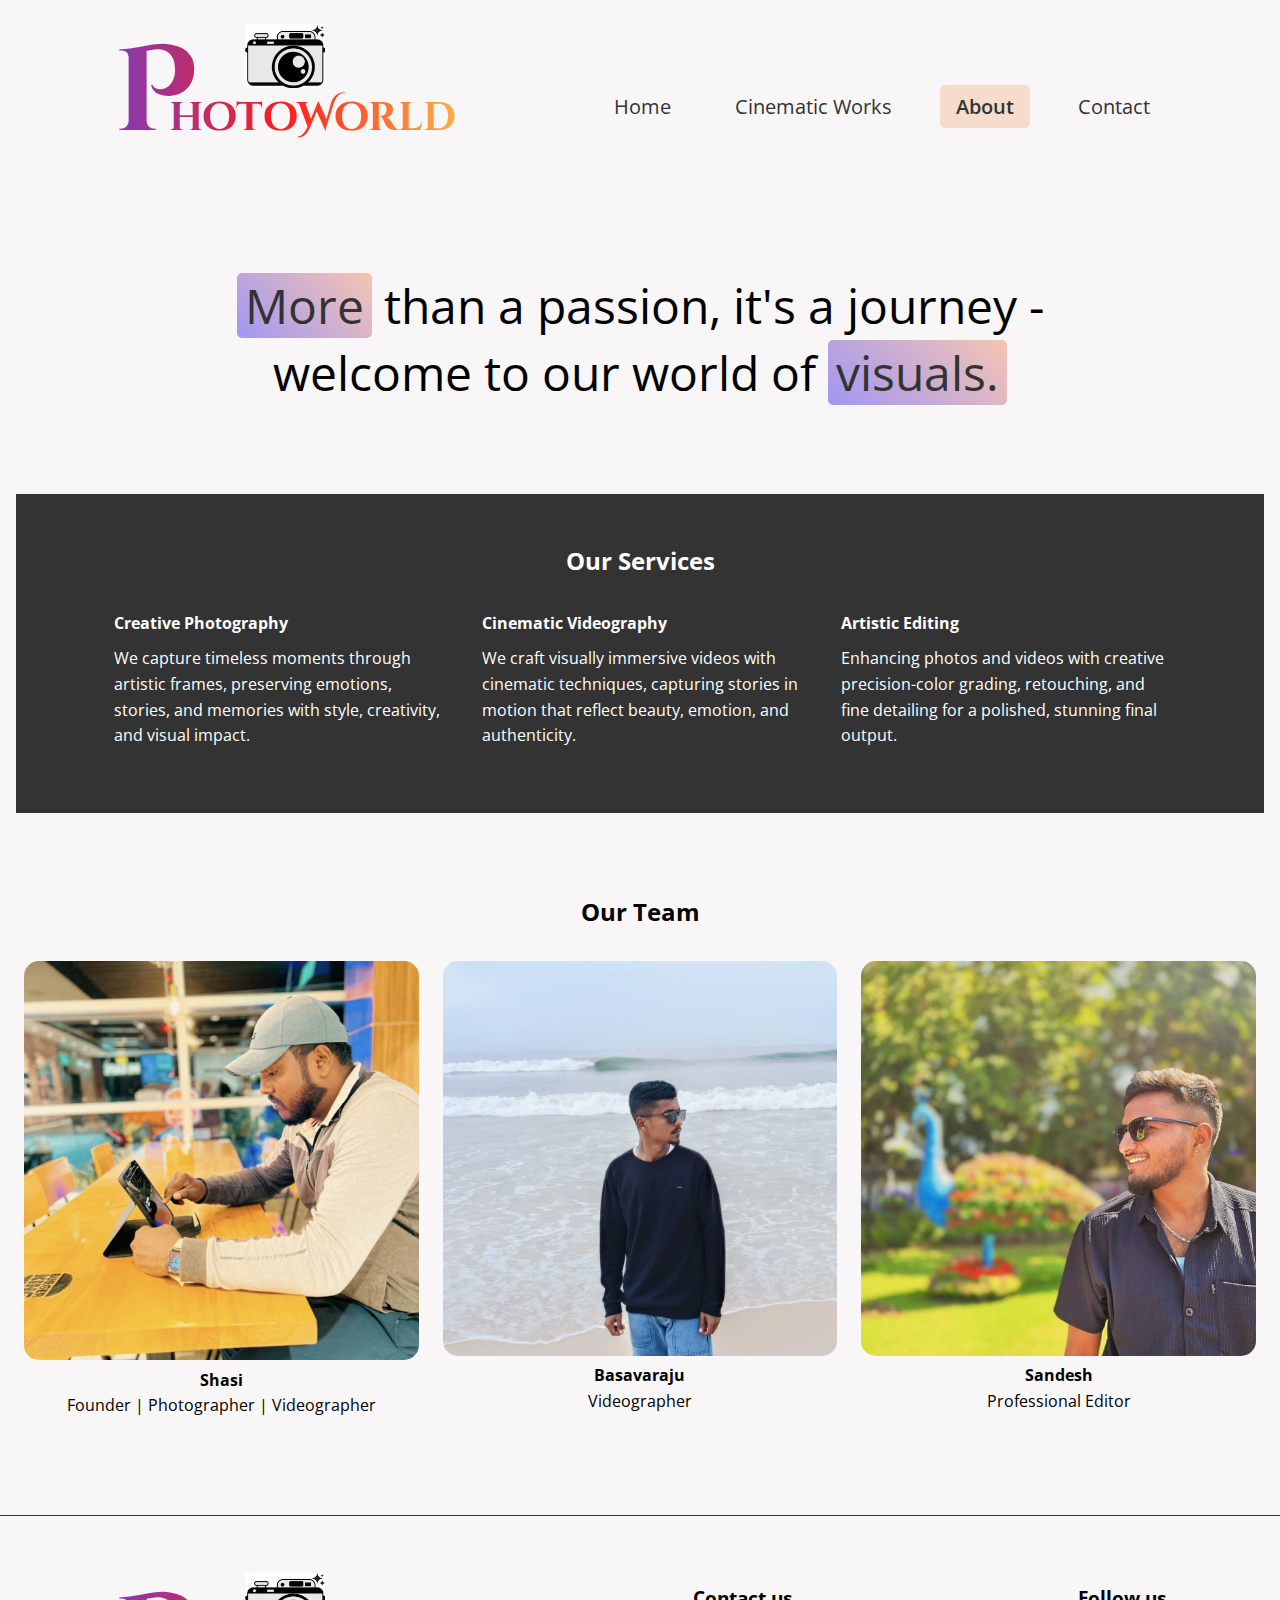
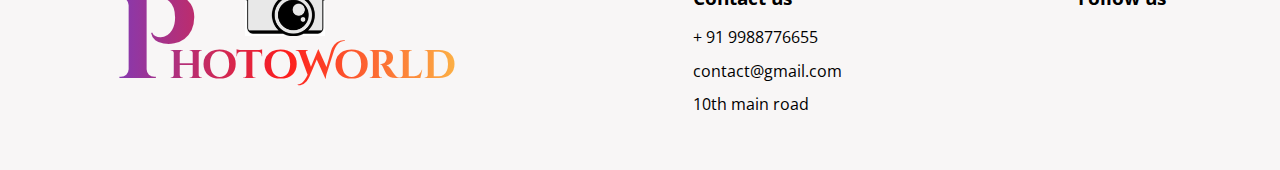
<file: about.html>
<!DOCTYPE html>
<html lang="en">
  <head>
    <meta charset="UTF-8" />
    <meta name="viewport" content="width=device-width, initial-scale=1.0" />

    <link
      rel="stylesheet"
      href="https://cdnjs.cloudflare.com/ajax/libs/font-awesome/6.5.2/css/all.min.css"
      integrity="sha512-SnH5WK+bZxgPHs44uWIX+LLJAJ9/2PkPKZ5QiAj6Ta86w+fsb2TkcmfRyVX3pBnMFcV7oQPJkl9QevSCWr3W6A=="
      crossorigin="anonymous"
      referrerpolicy="no-referrer"
    />
    <link rel="preconnect" href="https://fonts.googleapis.com" />
    <link rel="preconnect" href="https://fonts.gstatic.com" crossorigin />
    <link
      href="https://fonts.googleapis.com/css2?family=Open+Sans:ital,wght@0,300..800;1,300..800&display=swap"
      rel="stylesheet"
    />
    <link rel="preconnect" href="https://fonts.googleapis.com" />
    <link rel="preconnect" href="https://fonts.gstatic.com" crossorigin />
    <link
      href="https://fonts.googleapis.com/css2?family=Cinzel+Decorative:wght@400;700;900&display=swap"
      rel="stylesheet"
    />
    <link rel="stylesheet" href="./css/styles.css" />
    <link rel="icon" href="images/photo.png" />
    <title>About | Photo World</title>
  </head>
  <body>
    <header class="header">
      <div class="container head-flex">
        <div class="pic">
          <img src="./images/logo.jpeg" alt="" class="logo" />
          <h1><span class="size">P</span>hotoWorld</h1>
        </div>
        <nav>
          <ul class="main-menu">
            <li><a href="index.html">Home</a></li>
            <li><a href="works.html">Cinematic Works</a></li>
            <li><a class="present" href="about.html">About</a></li>
            <li><a href="contact.html">Contact</a></li>
          </ul>
        </nav>

        <div class="mobile-menu">
          <div class="mobile-menu-toggle">
            <i class="fas fa-bars fa-2x"></i>
          </div>
          <div class="mobile-menu-items">
            <ul class="mobile-menu-list">
              <li><a class="present" href="index.html">Home</a></li>
              <li><a href="works.html">Cinematic Works</a></li>
              <li><a class="present" href="about.html">About</a></li>
              <li><a href="contact.html">Contact</a></li>
            </ul>
          </div>
        </div>
      </div>
    </header>

    <section class="text">
      <div class="container container-sm">
        <h2>
          <span class="color">More</span> than a passion, it's a journey -
          welcome to our world of <span class="color"> visuals.</span>
        </h2>
      </div>
    </section>

    <section class="services color2">
      <div class="container">
        <h2 class="heading">Our Services</h2>
        <div class="services-flex">
          <div class="service-item">
            <h4>Creative Photography</h4>
            <p>
              We capture timeless moments through artistic frames, preserving
              emotions, stories, and memories with style, creativity, and visual
              impact.
            </p>
          </div>
          <div class="service-item">
            <h4>Cinematic Videography</h4>
            <p>
              We craft visually immersive videos with cinematic techniques,
              capturing stories in motion that reflect beauty, emotion, and
              authenticity.
            </p>
          </div>
          <div class="service-item">
            <h4>Artistic Editing</h4>
            <p>
              Enhancing photos and videos with creative precision-color grading,
              retouching, and fine detailing for a polished, stunning final
              output.
            </p>
          </div>
        </div>
      </div>
    </section>

    <section class="team">
      <div class="container container-lg">
        <h2 class="heading">Our Team</h2>
        <div class="team-grid">
          <div class="team-item">
            <img src="./images/team-memb2.jpeg" alt="team" />
            <h4>Shasi</h4>
            <p>Founder | Photographer | Videographer</p>
          </div>
          <div class="team-item">
            <img src="./images/team-memb1.jpg" alt="team" />
            <h4>Basavaraju</h4>
            <p>Videographer</p>
          </div>
          <div class="team-item">
            <img src="./images/team-memb3.jpeg" alt="team" />
            <h4>Sandesh</h4>
            <p>Professional Editor</p>
          </div>
        </div>
      </div>
    </section>

    <footer class="footer">
      <div class="container footer-flex">
        <div class="pic">
          <img src="./images/logo.jpeg" alt="" class="logo" />
          <h1><span class="size">P</span>hotoWorld</h1>
        </div>

        <div>
          <h4>Contact us</h4>
          <ul>
            <li><i class="fas fa-phone"></i>+ 91 9988776655</li>
            <li><i class="fas fa-envelope"></i> contact@gmail.com</li>
            <li><i class="fas fa-location"></i> 10th main road</li>
          </ul>
        </div>

        <div>
          <h4>Follow us</h4>
          <a href="#"><i class="fab fa-facebook fa-2x"></i></a>
          <a href="#"><i class="fab fa-instagram fa-2x"></i></a>
          <a href="#"><i class="fab fa-whatsapp fa-2x"></i></a>
          <a href="#"><i class="fab fa-twitter fa-2x"></i></a>
        </div>
      </div>
    </footer>
    <script src="script.js"></script>
  </body>
</html>
</file>
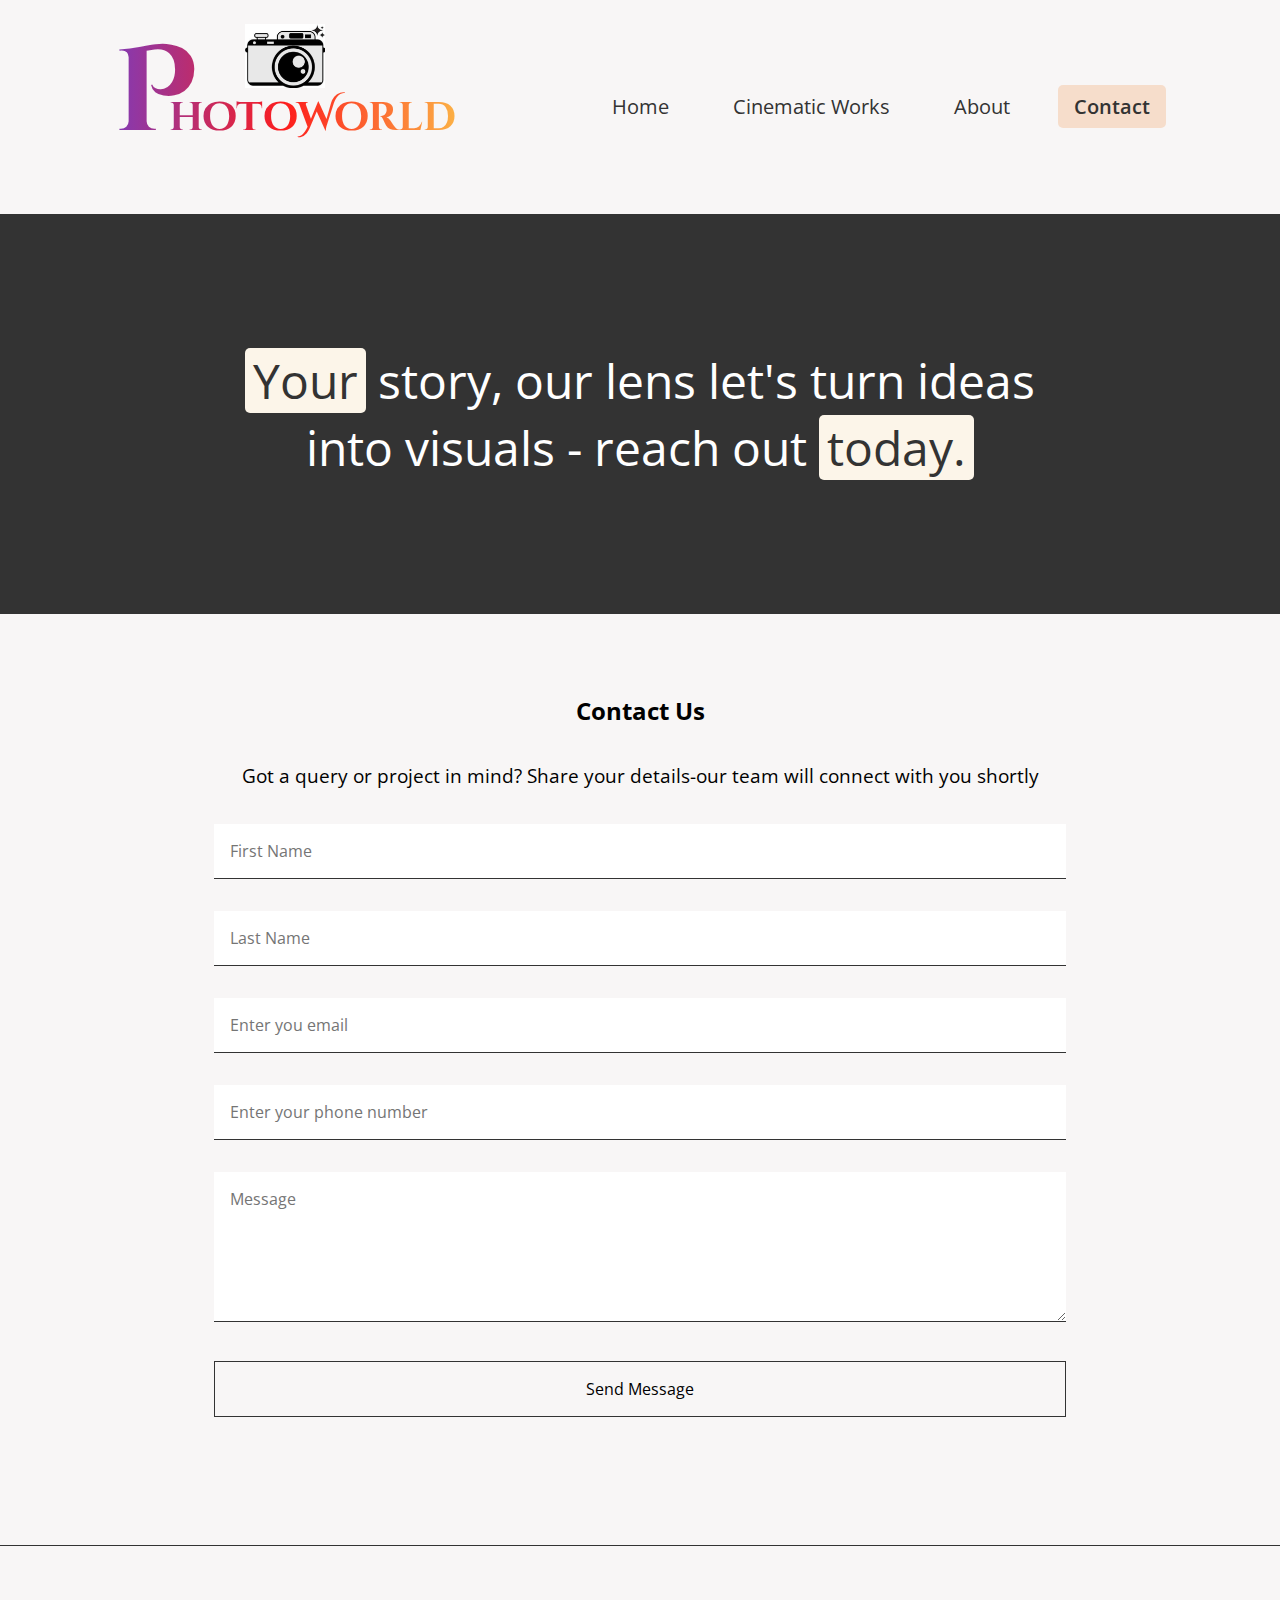
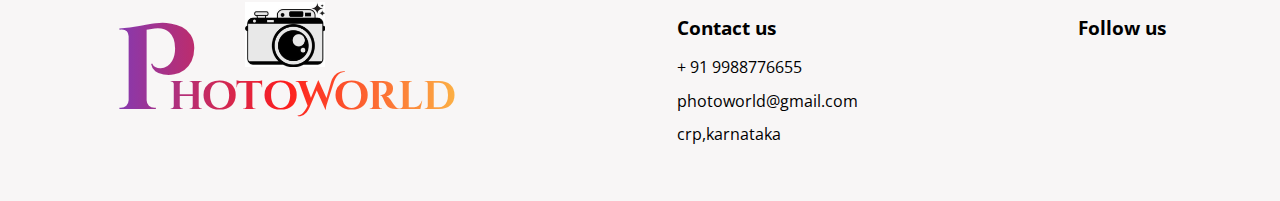
<file: contact.html>
<!DOCTYPE html>
<html lang="en">
  <head>
    <meta charset="UTF-8" />
    <meta name="viewport" content="width=device-width, initial-scale=1.0" />
    <link
      rel="stylesheet"
      href="https://cdnjs.cloudflare.com/ajax/libs/font-awesome/6.5.2/css/all.min.css"
      integrity="sha512-SnH5WK+bZxgPHs44uWIX+LLJAJ9/2PkPKZ5QiAj6Ta86w+fsb2TkcmfRyVX3pBnMFcV7oQPJkl9QevSCWr3W6A=="
      crossorigin="anonymous"
      referrerpolicy="no-referrer"
    />
    <link rel="preconnect" href="https://fonts.googleapis.com" />
    <link rel="preconnect" href="https://fonts.gstatic.com" crossorigin />
    <link
      href="https://fonts.googleapis.com/css2?family=Open+Sans:ital,wght@0,300..800;1,300..800&display=swap"
      rel="stylesheet"
    />
    <link rel="preconnect" href="https://fonts.googleapis.com" />
    <link rel="preconnect" href="https://fonts.gstatic.com" crossorigin />
    <link
      href="https://fonts.googleapis.com/css2?family=Cinzel+Decorative:wght@400;700;900&display=swap"
      rel="stylesheet"
    />
    <link rel="stylesheet" href="./css/styles.css" />
    <link rel="icon" href="images/photo.png" />
    <title>Contact | Photo World</title>
  </head>
  <body>
    <header class="header">
      <div class="container head-flex">
        <div class="pic">
          <img src="./images/logo.jpeg" alt="" class="logo" />
          <h1><span class="size">P</span>hotoWorld</h1>
        </div>
        <nav>
          <ul class="main-menu">
            <li><a href="index.html">Home</a></li>
            <li><a href="works.html">Cinematic Works</a></li>
            <li><a href="about.html">About</a></li>
            <li><a class="present" href="contact.html">Contact</a></li>
          </ul>
        </nav>
        <div class="mobile-menu">
          <div class="mobile-menu-toggle">
            <i class="fas fa-bars fa-2x"></i>
          </div>
          <div class="mobile-menu-items">
            <ul class="mobile-menu-list">
              <li><a class="present" href="index.html">Home</a></li>
              <li><a href="works.html">Cinematic Works</a></li>
              <li><a href="about.html">About</a></li>
              <li><a class="present" href="contact.html">Contact</a></li>
            </ul>
          </div>
        </div>
      </div>
    </header>

    <section class="text text1 dark">
      <div class="container container-sm">
        <h2>
          <span class="color3">Your</span> story, our lens let's turn ideas into
          visuals - reach out <span class="color3">today.</span>
        </h2>
      </div>
    </section>

    <section class="contact">
      <div class="container container-sm">
        <h2 class="heading">Contact Us</h2>
        <p>
          Got a query or project in mind? Share your details-our team will
          connect with you shortly
        </p>
        <form name="contact" netlify>
          <div class="form-group">
            <label for="First Name" class="visually-hidden">First Name</label>
            <input
              type="text"
              id="First Name"
              name="First Name"
              placeholder="First Name"
            />
          </div>

          <div class="form-group">
            <label for="Last Name" class="visually-hidden">Last Name</label>
            <input
              type="text"
              id="Last Name"
              name="Last Name"
              placeholder="Last Name"
            />
          </div>

          <div class="form-group">
            <label for="email" class="visually-hidden">Email</label>
            <input
              type="email"
              id="email"
              name="email"
              placeholder="Enter you email"
            />
          </div>

          <div class="form-group">
            <label for="Phone number" class="visually-hidden"
              >Phone number</label
            >
            <input
              type="number"
              id="Phone number"
              name="Phone number"
              placeholder="Enter your phone number"
            />
          </div>

          <div class="form-group">
            <label for="message" class="visually-hidden">Message</label>
            <textarea
              name="message"
              id="message"
              placeholder="Message"
            ></textarea>
          </div>

          <div class="form-group">
            <button type="submit" class="btn">Send Message</button>
          </div>
        </form>
      </div>
    </section>

    <footer class="footer">
      <div class="container footer-flex">
        <div class="pic">
          <img src="./images/logo.jpeg" alt="" class="logo" />
          <h1><span class="size">P</span>hotoWorld</h1>
        </div>

        <div>
          <h4>Contact us</h4>
          <ul>
            <li><i class="fas fa-phone"></i>+ 91 9988776655</li>
            <li><i class="fas fa-envelope"></i> photoworld@gmail.com</li>
            <li><i class="fas fa-location"></i> crp,karnataka</li>
          </ul>
        </div>

        <div>
          <h4>Follow us</h4>
          <a href="#"><i class="fab fa-facebook fa-2x"></i></a>
          <a href="#"><i class="fab fa-instagram fa-2x"></i></a>
          <a href="#"><i class="fab fa-whatsapp fa-2x"></i></a>
          <a href="#"><i class="fab fa-twitter fa-2x"></i></a>
        </div>
      </div>
    </footer>
    <script src="script.js"></script>
  </body>
</html>
</file>
<file: css/styles.css>
* {
  margin: 0;
  padding: 0;
  box-sizing: border-box;
}

:root {
  --color: #f6ddcb;
}

body {
  font-family: "Open Sans", sans-serif;
  line-height: 1.6;
  background-color: #f8f6f6;
  overflow-x: hidden;
}

ul {
  list-style: none;
}

a {
  text-decoration: none;
  color: #333;
}

img {
  width: 100%;
}

.visually-hidden {
  clip: rect(0 0 0 0);
  clip-path: inset(50%);
  height: 1px;
  overflow: hidden;
  position: absolute;
  white-space: nowrap;
  width: 1px;
}

/* container */
h1 {
  font-size: 40px;
  font-family: "Cinzel Decorative";
  font-weight: bold;
  background: linear-gradient(
    90deg,
    rgba(131, 58, 180, 1) 0%,
    rgba(253, 29, 29, 1) 50%,
    rgba(252, 176, 69, 1) 100%
  );
  background-position: center;
  background-size: cover;
  -webkit-background-clip: text;
  background-clip: text;
  -webkit-text-fill-color: transparent;
  color: transparent;
}

.pic .logo {
  width: 80px;
  margin-bottom: -90px;
}

.pic {
  display: flex;
  flex-direction: column;
  justify-content: center;
  align-items: center;
}

.size {
  font-size: 120px;
  margin-right: -30px;
}

.container {
  max-width: 1100px;
  margin: 0 auto;
  padding: 0 1.5rem;
}

.container-lg {
  max-width: 1400px;
}

.container-sm {
  max-width: 900px;
}

.header {
  margin: 1.5rem auto;
}

.header .head-flex {
  display: flex;
  justify-content: space-between;
  align-items: center;
}

.header .main-menu {
  display: flex;
  gap: 2rem;
}

.header .main-menu a {
  padding: 0.5rem 1rem;
  border-radius: 5px;
  font-size: 20px;
}

.header .main-menu .present {
  background-color: var(--color);
  font-weight: 600;
}

.header .main-menu a:hover {
  background-color: var(--color);
  font-weight: 600;
}

/* mobile */
.mobile-menu-items {
  position: fixed;
  top: 140px;
  bottom: 0;
  left: 0;
  width: 100%;
  height: 100vh;
  background-color: rgba(0, 0, 0, 0.9);
  text-align: center;
  transition: all 0.4s ease;
  transform: translateX(100%);
  opacity: 0;
  visibility: hidden;
  pointer-events: none;
  z-index: 1000;
}

.mobile-menu-list {
  display: flex;
  flex-direction: column;
  height: 100%;
  align-items: center;
  justify-content: center;
  gap: 3rem;
  font-size: 1.5rem;
}

.mobile-menu-list a {
  color: #fff;
}

.mobile-menu-toggle {
  cursor: pointer;
}

.mobile-menu-items.active {
  transform: translateX(0);
  opacity: 1;
  visibility: visible;
  pointer-events: auto;
}

.mobile-menu {
  display: none;
}

/* text */
.text {
  height: 250px;
  display: flex;
  align-items: center;
  justify-content: center;
  text-align: center;
  margin-bottom: 30px;
}

.text h2 {
  font-size: 3rem;
  line-height: 1.4;
  font-weight: normal;
}

.color {
  background: linear-gradient(
    45deg,
    rgba(30, 8, 235, 0.4),
    rgba(242, 81, 23, 0.3)
  );
  color: #333;
  padding: 0 0.5rem;
  border-radius: 5px;
}

/* Photo section */
.gal {
  padding: 2rem 2rem 3rem;
}
.gal-heading {
  font-family: "WindSong";
  font-size: 4rem;
  text-align: center;
  margin-bottom: 2rem;
  font-weight: bold;
  background: linear-gradient(
    0deg,
    rgba(66, 195, 34, 1) 0%,
    rgba(253, 50, 45, 1) 100%
  );
  background-position: center;
  background-size: cover;
  -webkit-background-clip: text;
  background-clip: text;
  -webkit-text-fill-color: transparent;
  color: transparent;
}
.gal .gal-grid {
  display: grid;
  grid-template-columns: repeat(3, 1fr);
  gap: 25px;
  grid-auto-flow: dense;
}
.gal .gal-items img {
  border-radius: 10px;
  border: 0.5px solid #333;
}

/* video */
.gal .vid-grid {
  display: grid;
  grid-template-columns: repeat(3, 1fr);
  gap: 25px;
  grid-auto-flow: dense;
}
.gal video {
  width: 100%;
  height: 600px;
  border: 0.5px solid white;
  border-radius: 8px;
  object-fit: cover;
}

/* Footer */
.footer {
  border-top: 1px solid #333;
  padding: 2rem 1.5rem;
  margin-top: 2rem;
}

.footer .footer-flex {
  display: flex;
  justify-content: space-between;
  margin-top: 1.5rem;
}

.footer h4 {
  font-size: 1.2rem;
  margin: 0.7rem 0;
}

.footer a {
  padding: 0.5rem;
}

.footer li {
  margin-bottom: 0.5rem;
}

/* services */
.services {
  background-color: #333;
  color: #fff;
  padding: 3rem 0 4rem;
  margin: 1rem;
}

.heading {
  text-align: center;
  margin-bottom: 30px;
}

.services-flex {
  display: flex;
  gap: 30px;
}

.service-item h4 {
  font-size: 16px;
  margin-bottom: 10px;
}

/* team */
.team {
  padding: 4rem 0 4rem;
}

.team-grid {
  display: grid;
  grid-template-columns: repeat(3, 3fr);
  gap: 24px;
}

.team-item img {
  border: none;
  border-radius: 15px;
  object-fit: cover;
}

.team-item {
  text-align: center;
}

/* contact */
.text1 {
  height: 400px;
}

.dark {
  background-color: #333;
  color: #fff;
}

.color3 {
  background-color: #fcf5e9;
  color: #333;
  padding: 0 0.5rem;
  border-radius: 5px;
}

.contact {
  padding: 3rem 0 4rem;
}

.contact p {
  text-align: center;
  font-size: 1.2rem;
  margin-bottom: 2rem;
}

.form-group {
  margin: 2rem 0;
}

.contact input,
.contact textarea {
  border: none;
  border-bottom: 1px solid #333;
  padding: 1rem;
  width: 100%;
  font-size: inherit;
  font-family: inherit;
  outline: 0;
}
.contact textarea {
  height: 150px;
}

.btn {
  display: inline-block;
  background: transparent;
  padding: 1rem;
  border: 1px solid #333;
  width: 100%;
  font-size: inherit;
  font-family: inherit;
}

.btn:hover {
  background-color: #333;
  color: #fff;
}

@media (max-width: 768px) {
  .text h2 {
    font-size: 2rem;
  }

  .gal .gal-grid {
    grid-template-columns: repeat(2, 1fr);
  }
  .gal .vid-grid {
    grid-template-columns: repeat(1, 1fr);
  }
  .gal video {
    width: 100%;
    height: 550px;
  }
  .gal-heading {
    line-height: 1.4;
    font-size: 3rem;
  }

  .team-grid {
    display: grid;
    grid-template-columns: repeat(2, 1fr);
  }

  .footer .footer-flex {
    flex-direction: column;
    text-align: center;
  }

  .services-flex,
  .team-flex {
    flex-direction: column;
  }

  .text {
    margin-bottom: 10px;
    height: 250px;
  }
  .header {
    margin-bottom: 2rem;
  }

  .header .main-menu {
    display: none;
  }
  .mobile-menu {
    display: block;
  }
  h1 {
    font-size: 32px;
  }
  .size {
    font-size: 100px;
  }
  .pic .logo {
    width: 65px;
    margin-bottom: -75px;
  }
}
</file>
